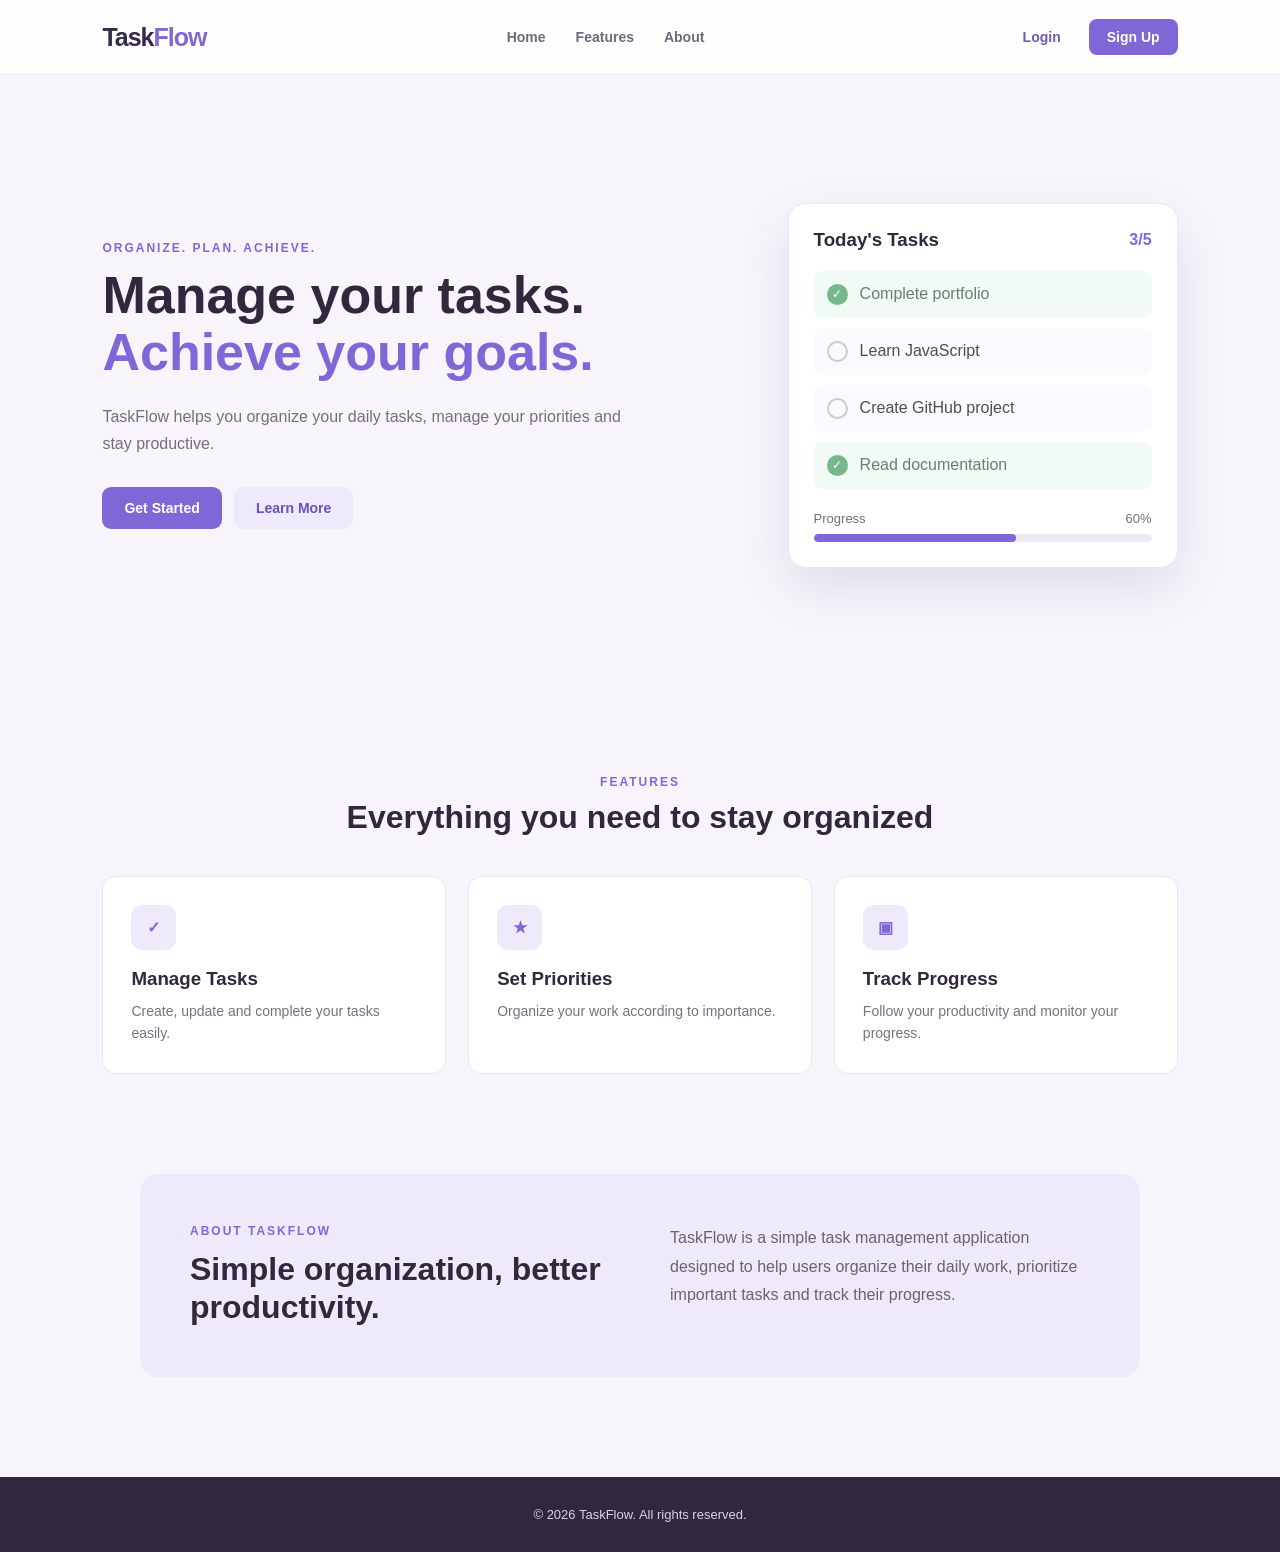
<file: index.html>
<!DOCTYPE html>
<html lang="en">

<head>
    <meta charset="UTF-8">
    <meta name="viewport" content="width=device-width, initial-scale=1.0">

    <title>TaskFlow - Task Manager</title>

    <link rel="stylesheet" href="css/style.css">
</head>

<body>

    <!-- Navigation -->
    <header class="navbar">

        <div class="logo">
            Task<span>Flow</span>
        </div>

        <nav>
            <a href="index.html">Home</a>
            <a href="#features">Features</a>
            <a href="#about">About</a>
        </nav>

        <div class="nav-buttons">
            <a href="login.html" class="login-btn">Login</a>
            <a href="register.html" class="signup-btn">Sign Up</a>
        </div>

    </header>


    <!-- Hero Section -->
    <main>

        <section class="hero">

            <div class="hero-content">

                <p class="small-title">
                    ORGANIZE. PLAN. ACHIEVE.
                </p>

                <h1>
                    Manage your tasks.
                    <br>
                    <span>Achieve your goals.</span>
                </h1>

                <p class="hero-text">
                    TaskFlow helps you organize your daily tasks,
                    manage your priorities and stay productive.
                </p>

                <div class="hero-buttons">

                    <a href="register.html" class="primary-btn">
                        Get Started
                    </a>

                    <a href="#features" class="secondary-btn">
                        Learn More
                    </a>

                </div>

            </div>


            <!-- Hero Card -->

            <div class="hero-card">

                <div class="card-header">
                    <h3>Today's Tasks</h3>
                    <span>3/5</span>
                </div>

                <div class="preview-task completed">
                    <span class="check">✓</span>
                    <p>Complete portfolio</p>
                </div>

                <div class="preview-task">
                    <span class="circle"></span>
                    <p>Learn JavaScript</p>
                </div>

                <div class="preview-task">
                    <span class="circle"></span>
                    <p>Create GitHub project</p>
                </div>

                <div class="preview-task completed">
                    <span class="check">✓</span>
                    <p>Read documentation</p>
                </div>

                <div class="progress">

                    <div class="progress-info">
                        <span>Progress</span>
                        <span>60%</span>
                    </div>

                    <div class="progress-bar">
                        <div class="progress-fill"></div>
                    </div>

                </div>

            </div>

        </section>


        <!-- Features -->

        <section id="features" class="features">

            <div class="section-title">

                <p>FEATURES</p>

                <h2>
                    Everything you need to stay organized
                </h2>

            </div>


            <div class="feature-grid">

                <div class="feature-card">

                    <div class="feature-icon">✓</div>

                    <h3>Manage Tasks</h3>

                    <p>
                        Create, update and complete your tasks
                        easily.
                    </p>

                </div>


                <div class="feature-card">

                    <div class="feature-icon">★</div>

                    <h3>Set Priorities</h3>

                    <p>
                        Organize your work according to
                        importance.
                    </p>

                </div>


                <div class="feature-card">

                    <div class="feature-icon">▣</div>

                    <h3>Track Progress</h3>

                    <p>
                        Follow your productivity and monitor
                        your progress.
                    </p>

                </div>

            </div>

        </section>


        <!-- About -->

        <section id="about" class="about">

            <div>

                <p class="small-title">
                    ABOUT TASKFLOW
                </p>

                <h2>
                    Simple organization,
                    better productivity.
                </h2>

            </div>

            <p>
                TaskFlow is a simple task management application
                designed to help users organize their daily work,
                prioritize important tasks and track their progress.
            </p>

        </section>

    </main>


    <!-- Footer -->

    <footer>

        <p>
            © 2026 TaskFlow. All rights reserved.
        </p>

    </footer>

</body>

</html>
</file>
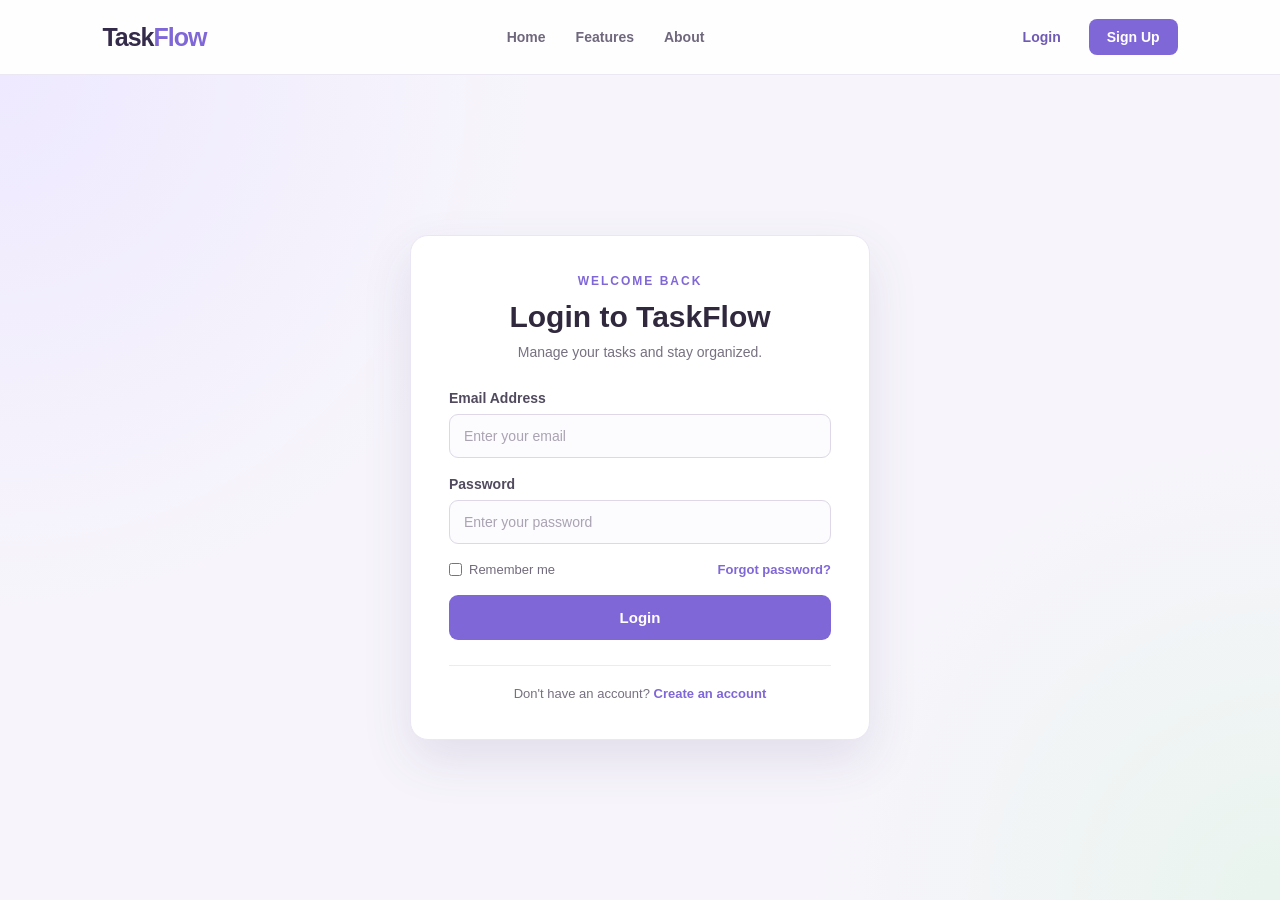
<file: dashboard.html>
<!DOCTYPE html>
<html lang="en">

<head>
    <meta charset="UTF-8">
    <meta name="viewport" content="width=device-width, initial-scale=1.0">

    <title>Dashboard - TaskFlow</title>

    <link rel="stylesheet" href="css/style.css">
    <link rel="stylesheet" href="css/dashboard.css">
</head>

<body>

    <div class="dashboard-layout">

        <!-- =========================
             SIDEBAR
        ========================== -->

        <aside class="sidebar">

            <div class="sidebar-logo">
                Task<span>Flow</span>
            </div>


            <nav class="sidebar-nav">

                <a href="dashboard.html" class="active">
                    <span>⌂</span>
                    Dashboard
                </a>

                <a href="#tasks">
                    <span>✓</span>
                    My Tasks
                </a>

                <a href="#statistics">
                    <span>▣</span>
                    Statistics
                </a>

                <a href="profile.html">
                    <span>◯</span>
                    Profile
                </a>

                <a href="settings.html">
                    <span>⚙</span>
                    Settings
                </a>

            </nav>


            <div class="sidebar-bottom">

                <a href="index.html" class="logout">
                    <span>↪</span>
                    Logout
                </a>

            </div>

        </aside>


        <!-- =========================
             MAIN CONTENT
        ========================== -->

        <main class="dashboard-main">

            <!-- Top Bar -->

            <div class="dashboard-top">

                <div>

                    <p class="small-title">
                        DASHBOARD
                    </p>

                    <h1>
                        Welcome back, <span id="userName">User</span> 👋
                    </h1>

                    <p class="dashboard-subtitle">
                        Here's what's happening with your tasks today.
                    </p>

                </div>


                <div class="user-profile">

                    <div class="avatar" id="userAvatar">
                        U
                    </div>

                    <div>

                        <strong id="profileName">
                            User
                        </strong>

                        <p>
                            Personal Account
                        </p>

                    </div>

                </div>

            </div>



            <!-- =========================
                 TASKS
            ========================== -->

            <section id="tasks" class="dashboard-tasks">

                <div class="section-heading">

                    <div>

                        <p class="small-title">
                            TASK MANAGEMENT
                        </p>

                        <h2>
                            My Tasks
                        </h2>

                    </div>

                    <button id="addTaskBtn" class="primary-btn">
                        + Add Task
                    </button>

                </div>


                <!-- Task Form -->

                <div id="taskFormContainer" class="task-form-container hidden">

                    <form id="taskForm">

                        <div class="form-group">

                            <label for="taskTitle">
                                Task
                            </label>

                            <input
                                type="text"
                                id="taskTitle"
                                placeholder="Enter your task"
                                required
                            >

                        </div>


                        <div class="form-group">

                            <label for="taskPriority">
                                Priority
                            </label>

                            <select id="taskPriority">

                                <option value="low">
                                    Low
                                </option>

                                <option value="medium">
                                    Medium
                                </option>

                                <option value="high">
                                    High
                                </option>

                            </select>

                        </div>


                        <div class="form-group">

                            <label for="taskDate">
                                Due Date
                            </label>

                            <input
                                type="date"
                                id="taskDate"
                            >

                        </div>


                        <button
                            type="submit"
                            class="primary-btn"
                        >
                            Add Task
                        </button>

                    </form>

                </div>


                <!-- Filters -->

                <div class="task-toolbar">

                    <div class="task-filters">

                        <button class="filter-btn active" data-filter="all">
                            All
                        </button>

                        <button class="filter-btn" data-filter="todo">
                            To Do
                        </button>

                        <button class="filter-btn" data-filter="completed">
                            Completed
                        </button>

                    </div>

                </div>


                <!-- Tasks Container -->

                <div id="tasksContainer" class="dashboard-task-list">

                    <div class="empty-state">

                        <div class="empty-icon">
                            ✓
                        </div>

                        <h3>
                            No tasks yet
                        </h3>

                        <p>
                            Add your first task to get started.
                        </p>

                    </div>

                </div>

            </section>
            <!-- =========================
                 STATISTICS
            ========================== -->

            <section id="statistics" class="dashboard-stats">

                <div class="dashboard-stat-card">

                    <div class="stat-icon purple">
                        ✓
                    </div>

                    <div>

                        <p>Total Tasks</p>

                        <h2 id="totalTasks">
                            0
                        </h2>

                    </div>

                </div>


                <div class="dashboard-stat-card">

                    <div class="stat-icon green">
                        ✓
                    </div>

                    <div>

                        <p>Completed</p>

                        <h2 id="completedTasks">
                            0
                        </h2>

                    </div>

                </div>


                <div class="dashboard-stat-card">

                    <div class="stat-icon orange">
                        ◷
                    </div>

                    <div>

                        <p>Pending</p>

                        <h2 id="pendingTasks">
                            0
                        </h2>

                    </div>

                </div>

            </section>


            <!-- =========================
                 PRODUCTIVITY
            ========================== -->

            <section class="productivity-card">

                <div>

                    <p class="small-title">
                        PRODUCTIVITY
                    </p>

                    <h2>
                        Keep going! 🚀
                    </h2>

                    <p>
                        Stay consistent and complete your tasks
                        to reach your goals.
                    </p>

                </div>

                <div class="productivity-circle">

                    <span id="progressPercentage">
                        0%
                    </span>

                </div>

            </section>

        </main>

    </div>


    <!-- JavaScript -->

    <script src="js/tasks.js"></script>
    <script src="js/dashboard.js"></script>

</body>

</html>
</file>
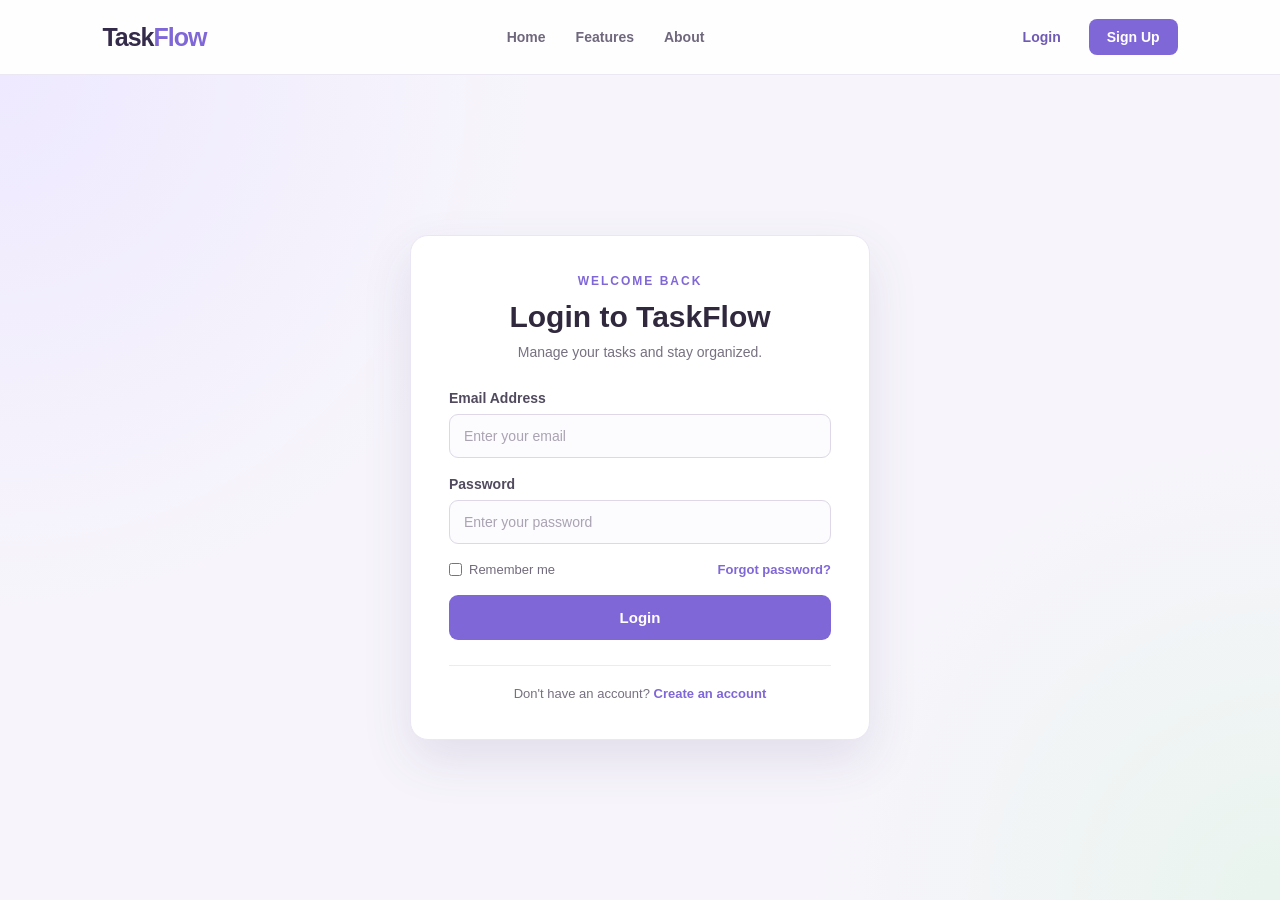
<file: login.html>
<!DOCTYPE html>
<html lang="en">

<head>
    <meta charset="UTF-8">
    <meta name="viewport" content="width=device-width, initial-scale=1.0">

    <title>Login - TaskFlow</title>

    <link rel="stylesheet" href="css/style.css">
    <link rel="stylesheet" href="css/auth.css">
</head>

<body>

    <!-- Navigation -->
    <header class="navbar">

        <div class="logo">
            Task<span>Flow</span>
        </div>

        <nav>
            <a href="index.html">Home</a>
            <a href="index.html#features">Features</a>
            <a href="index.html#about">About</a>
        </nav>

        <div class="nav-buttons">
            <a href="login.html" class="login-btn">Login</a>
            <a href="register.html" class="signup-btn">Sign Up</a>
        </div>

    </header>


    <!-- Login Section -->
    <main class="auth-page">

        <div class="auth-container">

            <div class="auth-header">

                <p class="small-title">
                    WELCOME BACK
                </p>

                <h1>
                    Login to TaskFlow
                </h1>

                <p>
                    Manage your tasks and stay organized.
                </p>

            </div>


            <form id="loginForm" class="auth-form">

                <!-- Email -->

                <div class="form-group">

                    <label for="email">
                        Email Address
                    </label>

                    <input
                        type="email"
                        id="email"
                        placeholder="Enter your email"
                        required
                    >

                </div>


                <!-- Password -->

                <div class="form-group">

                    <label for="password">
                        Password
                    </label>

                    <input
                        type="password"
                        id="password"
                        placeholder="Enter your password"
                        required
                    >

                </div>


                <!-- Options -->

                <div class="form-options">

                    <label class="remember">

                        <input
                            type="checkbox"
                            id="remember"
                        >

                        Remember me

                    </label>

                    <a href="#" class="forgot-password">
                        Forgot password?
                    </a>

                </div>


                <!-- Login Button -->

                <button
                    type="submit"
                    class="auth-btn"
                >
                    Login
                </button>

            </form>


            <!-- Register -->

            <div class="auth-footer">

                <p>
                    Don't have an account?
                    <a href="register.html">
                        Create an account
                    </a>
                </p>

            </div>

        </div>

    </main>


    <!-- JavaScript -->

    <script src="js/auth.js"></script>

</body>

</html>
</file>
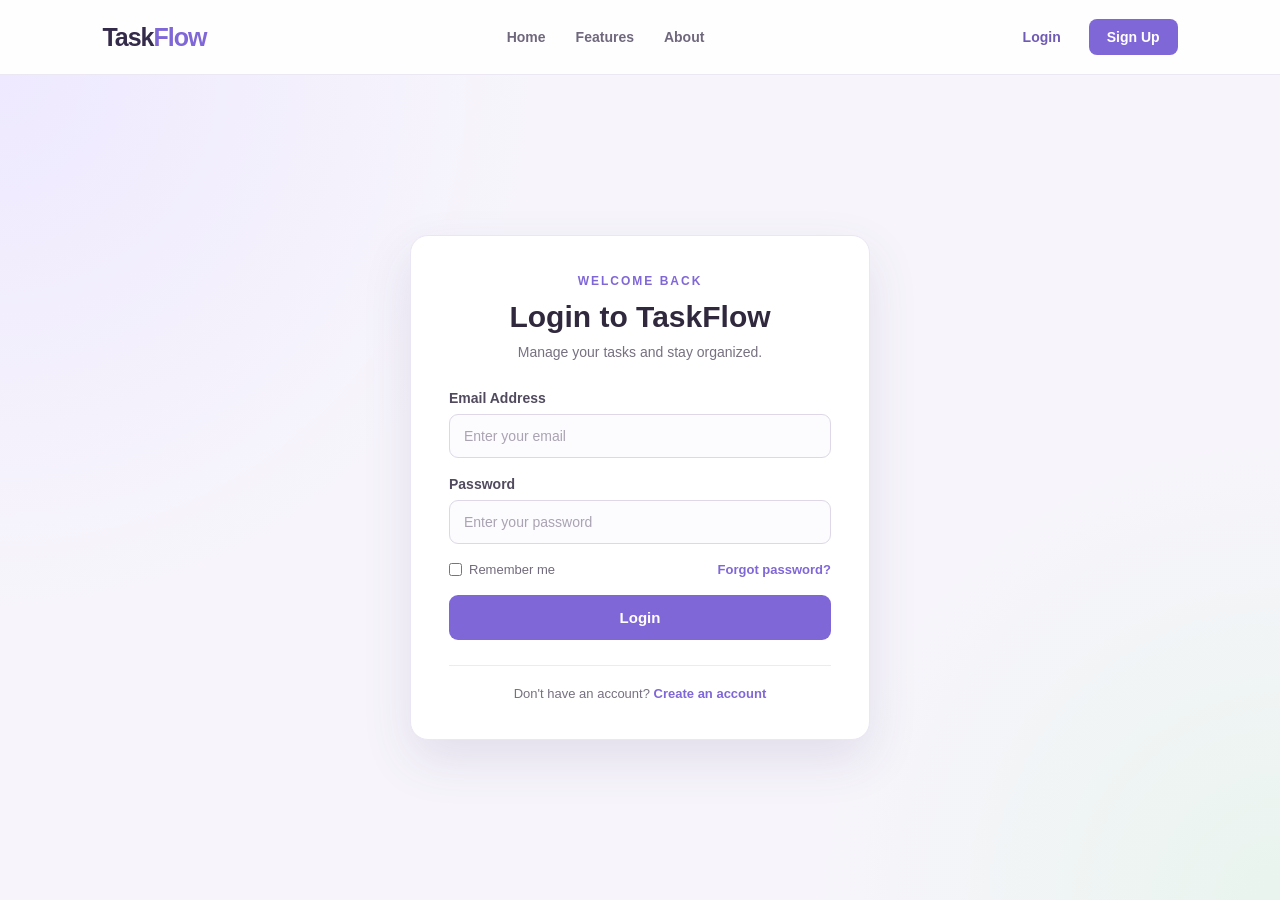
<file: profile.html>
<!DOCTYPE html>
<html lang="en">

<head>
    <meta charset="UTF-8">
    <meta name="viewport" content="width=device-width, initial-scale=1.0">

    <title>TaskFlow - Profile</title>

    <link rel="stylesheet" href="css/style.css">
    <link rel="stylesheet" href="css/dashboard.css">
    <link rel="stylesheet" href="css/profile.css">
</head>

<body>

    <div class="dashboard-layout">

        <!-- =========================
             SIDEBAR
        ========================== -->

        <aside class="sidebar">

            <div class="sidebar-logo">
                Task<span>Flow</span>
            </div>


            <nav class="sidebar-nav">

                <a href="dashboard.html">
                    <span>▦</span>
                    Dashboard
                </a>

                <a href="dashboard.html">
                    <span>✓</span>
                    My Tasks
                </a>

                <a href="#">
                    <span>◔</span>
                    Statistics
                </a>

                <a href="profile.html" class="active">
                    <span>●</span>
                    Profile
                </a>

                <a href="settings.html">
                    <span>⚙</span>
                    Settings
                </a>

            </nav>


            <div class="sidebar-bottom">

                <a href="index.html" class="logout">
                    <span>↪</span>
                    Logout
                </a>

            </div>

        </aside>


        <!-- =========================
             MAIN CONTENT
        ========================== -->

        <main class="dashboard-main">

            <!-- Top -->

            <div class="dashboard-top">

                <div>
                    <h1>My Profile</h1>

                    <p class="dashboard-subtitle">
                        Manage your personal information
                    </p>
                </div>

            </div>


            <!-- Profile -->

            <section class="profile-section">

                <div class="profile-card">

                    <!-- Avatar -->

                    <div class="profile-avatar-wrapper">

    <div class="profile-avatar" id="profileAvatar">
        U
    </div>


</div>


                    <!-- User information -->

                    <div class="profile-info">

                        <h2 id="profileName">
                            User Name
                        </h2>

                        <p id="profileEmail">
                            user@email.com
                        </p>

                    </div>

                </div>


                <!-- Account information -->

                <div class="account-card">

                    <div class="section-heading">
                        <h2>Account Information</h2>
                    </div>


                    <div class="profile-form">

                        <div class="profile-field">

                            <label>
                                Full Name
                            </label>

                            <input
                                type="text"
                                id="nameInput"
                                readonly
                            >

                        </div>


                        <div class="profile-field">

                            <label>
                                Email Address
                            </label>

                            <input
                                type="email"
                                id="emailInput"
                                readonly
                            >

                        </div>


                        <button
                            type="button"
                            class="primary-btn"
                            id="editProfileBtn"
                        >
                            Edit Profile
                        </button>

                    </div>

                </div>


                <!-- Account statistics -->

                <div class="profile-stats">

                    <div class="profile-stat">

                        <span class="profile-stat-icon">
                            ✓
                        </span>

                        <div>
                            <p>Total Tasks</p>
                            <h3 id="profileTotalTasks">
                                0
                            </h3>
                        </div>

                    </div>


                    <div class="profile-stat">

                        <span class="profile-stat-icon green">
                            ✓
                        </span>

                        <div>
                            <p>Completed</p>
                            <h3 id="profileCompletedTasks">
                                0
                            </h3>
                        </div>

                    </div>


                    <div class="profile-stat">

                        <span class="profile-stat-icon orange">
                            ◷
                        </span>

                        <div>
                            <p>Pending</p>
                            <h3 id="profilePendingTasks">
                                0
                            </h3>
                        </div>

                    </div>

                </div>

            </section>

        </main>

    </div>


    <script src="js/profile.js"></script>

</body>

</html>
</file>
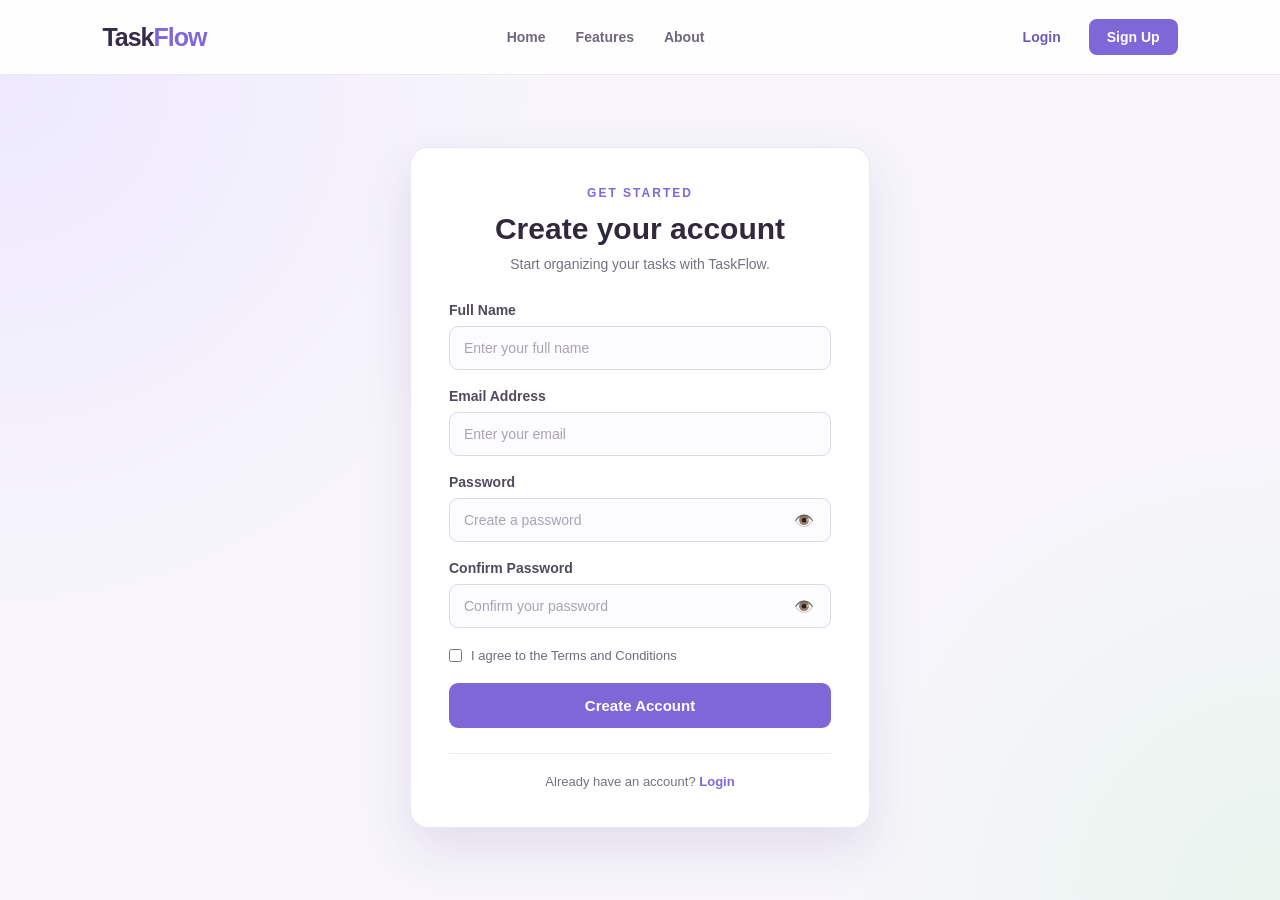
<file: register.html>
<!DOCTYPE html>
<html lang="en">

<head>
    <meta charset="UTF-8">
    <meta name="viewport" content="width=device-width, initial-scale=1.0">

    <title>Create Account - TaskFlow</title>

    <link rel="stylesheet" href="css/style.css">
    <link rel="stylesheet" href="css/auth.css">
</head>

<body>

    <!-- Navigation -->
    <header class="navbar">

        <div class="logo">
            Task<span>Flow</span>
        </div>

        <nav>
            <a href="index.html">Home</a>
            <a href="index.html#features">Features</a>
            <a href="index.html#about">About</a>
        </nav>

        <div class="nav-buttons">
            <a href="login.html" class="login-btn">Login</a>
            <a href="register.html" class="signup-btn">Sign Up</a>
        </div>

    </header>


    <!-- Register Section -->

    <main class="auth-page">

        <div class="auth-container">

            <div class="auth-header">

                <p class="small-title">
                    GET STARTED
                </p>

                <h1>
                    Create your account
                </h1>

                <p>
                    Start organizing your tasks with TaskFlow.
                </p>

            </div>


            <form id="registerForm" class="auth-form">

                <!-- Full Name -->

                <div class="form-group">

                    <label for="name">
                        Full Name
                    </label>

                    <input
                        type="text"
                        id="name"
                        placeholder="Enter your full name"
                        required
                    >

                </div>


                <!-- Email -->

                <div class="form-group">

                    <label for="registerEmail">
                        Email Address
                    </label>

                    <input
                        type="email"
                        id="registerEmail"
                        placeholder="Enter your email"
                        required
                    >

                </div>


                <!-- Password -->

                <div class="form-group">

                    <label for="registerPassword">
                        Password
                    </label>

                    <div class="password-wrapper">

                    <input
                        type="password"
                        id="registerPassword"
                        placeholder="Create a password"
                        minlength="6"
                        required
                    >
  
                    <button
                        type="button"
                        class="toggle-password"
                        data-target="registerPassword"
                    >👁️
                    </button>

                </div>

                </div>


                <!-- Confirm Password -->

                <div class="form-group">

                    <label for="confirmPassword">
                        Confirm Password
                    </label>

                    <div class="password-wrapper">

                    <input
                        type="password"
                        id="confirmPassword"
                        placeholder="Confirm your password"
                        minlength="6"
                        required
                    >

                    <button
                        type="button"
                        class="toggle-password"
                        data-target="confirmPassword"
                    >👁️
                    </button>
                     
                </div>
                </div>


                <!-- Terms -->

                <label class="terms">

                    <input
                        type="checkbox"
                        id="terms"
                        required
                    >

                    <span>
                        I agree to the Terms and Conditions
                    </span>

                </label>


                <!-- Register Button -->

                <button
                    type="submit"
                    class="auth-btn"
                >
                    Create Account
                </button>

            </form>


            <!-- Login -->

            <div class="auth-footer">

                <p>
                    Already have an account?
                    <a href="login.html">
                        Login
                    </a>
                </p>

            </div>

        </div>

    </main>


    <!-- JavaScript -->

    <script src="js/auth.js"></script>

</body>

</html>
</file>
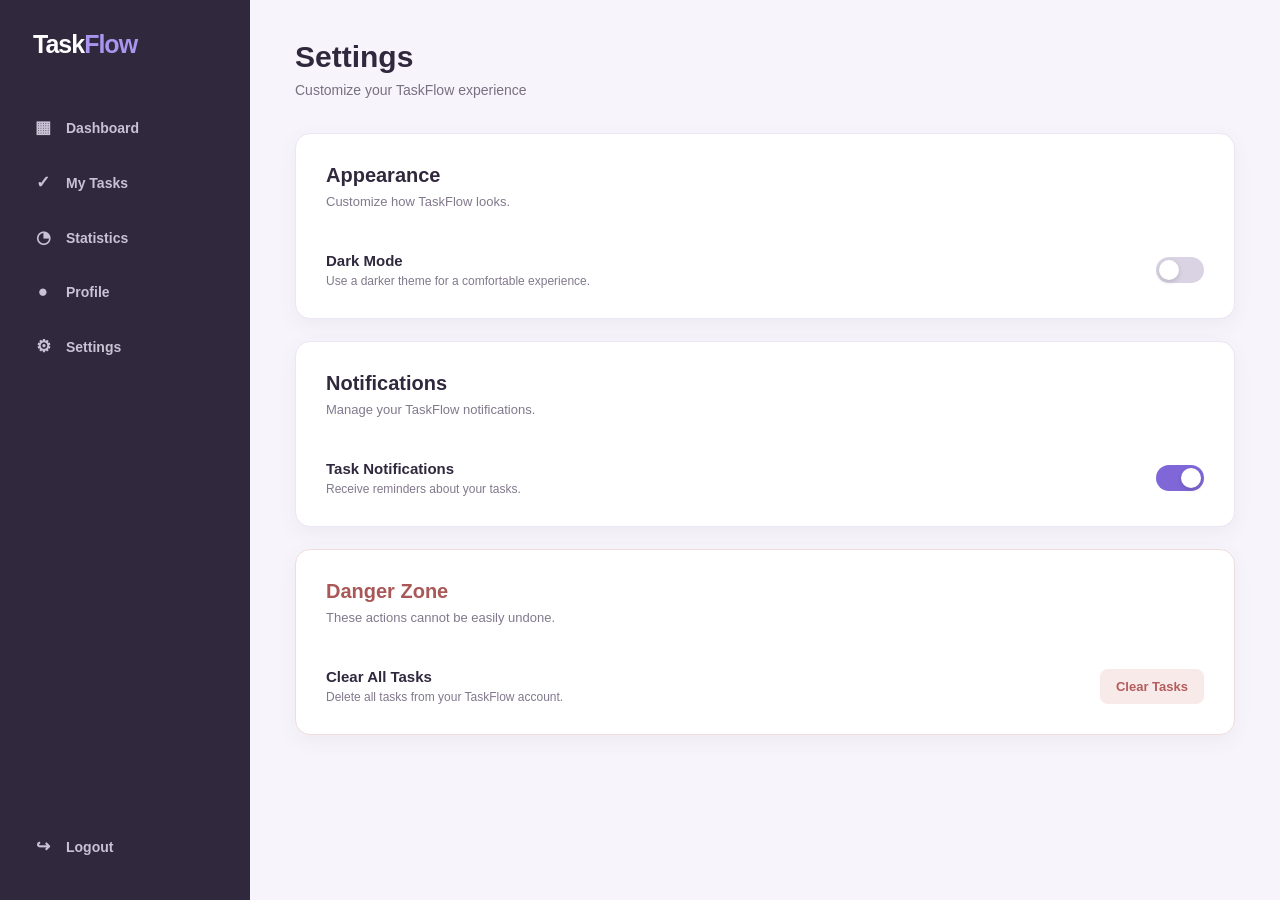
<file: settings.html>
<!DOCTYPE html>
<html lang="en">

<head>
    <meta charset="UTF-8">
    <meta name="viewport" content="width=device-width, initial-scale=1.0">

    <title>TaskFlow - Settings</title>

    <link rel="stylesheet" href="css/style.css">
    <link rel="stylesheet" href="css/dashboard.css">
    <link rel="stylesheet" href="css/settings.css">
</head>

<body>

    <div class="dashboard-layout">

        <!-- SIDEBAR -->
        <aside class="sidebar">

            <div class="sidebar-logo">
                Task<span>Flow</span>
            </div>

            <nav class="sidebar-nav">

                <a href="dashboard.html">
                    <span>▦</span>
                    Dashboard
                </a>

                <a href="dashboard.html">
                    <span>✓</span>
                    My Tasks
                </a>

                <a href="#">
                    <span>◔</span>
                    Statistics
                </a>

                <a href="profile.html">
                    <span>●</span>
                    Profile
                </a>

                <a href="settings.html">
                    <span>⚙</span>
                    Settings
                </a>

            </nav>

            <div class="sidebar-bottom">

                <a href="index.html" class="logout">
                    <span>↪</span>
                    Logout
                </a>

            </div>

        </aside>


        <!-- MAIN CONTENT -->
        <main class="dashboard-main">

            <div class="dashboard-top">

                <div>
                    <h1>Settings</h1>

                    <p class="dashboard-subtitle">
                        Customize your TaskFlow experience
                    </p>
                </div>

            </div>


            <section class="settings-section">


                <!-- APPEARANCE -->
                <div class="settings-card">

                    <h2>Appearance</h2>

                    <p class="settings-description">
                        Customize how TaskFlow looks.
                    </p>

                    <div class="setting-item">

                        <div class="setting-info">

                            <h3>Dark Mode</h3>

                            <p>
                                Use a darker theme for a comfortable experience.
                            </p>

                        </div>

                        <label class="toggle">

                            <input
                                type="checkbox"
                                id="darkModeToggle"
                            >

                            <span class="toggle-slider"></span>

                        </label>

                    </div>

                </div>


                <!-- NOTIFICATIONS -->
                <div class="settings-card">

                    <h2>Notifications</h2>

                    <p class="settings-description">
                        Manage your TaskFlow notifications.
                    </p>

                    <div class="setting-item">

                        <div class="setting-info">

                            <h3>Task Notifications</h3>

                            <p>
                                Receive reminders about your tasks.
                            </p>

                        </div>

                        <label class="toggle">

                            <input
                                type="checkbox"
                                id="notificationsToggle"
                            >

                            <span class="toggle-slider"></span>

                        </label>

                    </div>

                </div>


                <!-- DANGER ZONE -->
                <div class="settings-card danger-zone">

                    <h2>Danger Zone</h2>

                    <p class="settings-description">
                        These actions cannot be easily undone.
                    </p>

                    <div class="setting-item">

                        <div class="setting-info">

                            <h3>Clear All Tasks</h3>

                            <p>
                                Delete all tasks from your TaskFlow account.
                            </p>

                        </div>

                        <button
                            type="button"
                            class="danger-button"
                            id="clearTasksBtn"
                        >
                            Clear Tasks
                        </button>

                    </div>

                </div>


            </section>

        </main>

    </div>


    <script src="js/settings.js"></script>

</body>

</html>
</file>
<file: css/style.css>
/* =========================
   RESET
========================= */

* {
    margin: 0;
    padding: 0;
    box-sizing: border-box;
}

html {
    scroll-behavior: smooth;
}

body {
    font-family: Arial, sans-serif;
    background: #f7f5fb;
    color: #29233a;
    min-height: 100vh;
}

a {
    text-decoration: none;
    color: inherit;
}

button,
input,
select {
    font-family: inherit;
}


/* =========================
   NAVBAR
========================= */

.navbar {
    width: 100%;
    min-height: 75px;
    padding: 0 8%;

    display: flex;
    align-items: center;
    justify-content: space-between;

    background: rgba(255, 255, 255, 0.95);
    border-bottom: 1px solid #ebe7f3;

    position: relative;
    z-index: 10;
}


/* Logo */

.logo,
.sidebar-logo {
    font-size: 25px;
    font-weight: 800;
    letter-spacing: -1px;
    color: #342a4a;
}

.logo span,
.sidebar-logo span {
    color: #8067d8;
}


/* Navigation */

.navbar nav {
    display: flex;
    gap: 30px;
}

.navbar nav a {
    color: #6f687d;
    font-size: 14px;
    font-weight: 600;
    transition: 0.3s;
}

.navbar nav a:hover {
    color: #8067d8;
}


/* Navigation buttons */

.nav-buttons {
    display: flex;
    align-items: center;
    gap: 10px;
}

.login-btn,
.signup-btn {
    padding: 10px 18px;
    border-radius: 8px;
    font-size: 14px;
    font-weight: 600;
    transition: 0.3s;
}

.login-btn {
    color: #6f5bb5;
}

.login-btn:hover {
    background: #f1edfb;
}

.signup-btn {
    background: #8067d8;
    color: white;
}

.signup-btn:hover {
    background: #6951c2;
}


/* =========================
   HERO
========================= */

.hero {
    width: 84%;
    max-width: 1150px;
    min-height: 620px;
    margin: auto;

    display: flex;
    align-items: center;
    justify-content: space-between;
    gap: 70px;
}

.hero-content {
    flex: 1;
}

.small-title {
    color: #8067d8;
    font-size: 12px;
    font-weight: 800;
    letter-spacing: 2px;
    margin-bottom: 12px;
}

.hero h1 {
    font-size: 52px;
    line-height: 1.1;
    color: #30283d;
    margin-bottom: 22px;
}

.hero h1 span {
    color: #8067d8;
}

.hero-text {
    max-width: 520px;
    color: #746d80;
    line-height: 1.7;
    font-size: 16px;
}

.hero-buttons {
    display: flex;
    gap: 12px;
    margin-top: 30px;
}

.primary-btn,
.secondary-btn {
    display: inline-block;
    padding: 13px 22px;
    border-radius: 9px;
    border: none;
    cursor: pointer;
    font-weight: 600;
    font-size: 14px;
    transition: 0.3s;
}

.primary-btn {
    background: #8067d8;
    color: white;
}

.primary-btn:hover {
    background: #6951c2;
    transform: translateY(-2px);
}

.secondary-btn {
    background: #eeeafb;
    color: #6951c2;
}

.secondary-btn:hover {
    background: #e3ddf7;
}


/* =========================
   HERO CARD
========================= */

.hero-card {
    width: 390px;
    padding: 25px;

    background: white;
    border: 1px solid #ebe6f4;
    border-radius: 18px;

    box-shadow: 0 20px 50px rgba(78, 58, 120, 0.12);
}

.card-header {
    display: flex;
    justify-content: space-between;
    align-items: center;
    margin-bottom: 20px;
}

.card-header h3 {
    color: #30283d;
}

.card-header span {
    color: #8067d8;
    font-weight: 700;
}

.preview-task {
    display: flex;
    align-items: center;
    gap: 12px;

    padding: 13px;
    margin-bottom: 10px;

    background: #faf9fd;
    border-radius: 9px;

    color: #514a5e;
}

.preview-task.completed {
    background: #f1faf5;
    color: #66816f;
}

.check {
    width: 21px;
    height: 21px;

    display: flex;
    align-items: center;
    justify-content: center;

    border-radius: 50%;
    background: #76b88b;
    color: white;
    font-size: 12px;
}

.circle {
    width: 21px;
    height: 21px;

    border: 2px solid #cfc7df;
    border-radius: 50%;
}


/* Progress */

.progress {
    margin-top: 22px;
}

.progress-info {
    display: flex;
    justify-content: space-between;
    margin-bottom: 8px;

    font-size: 13px;
    color: #756d80;
}

.progress-bar {
    width: 100%;
    height: 8px;

    background: #eeeaf5;
    border-radius: 10px;
    overflow: hidden;
}

.progress-fill {
    width: 60%;
    height: 100%;
    background: #8067d8;
    border-radius: 10px;
}


/* =========================
   FEATURES
========================= */

.features {
    width: 84%;
    max-width: 1150px;
    margin: 80px auto;
}

.section-title {
    text-align: center;
    margin-bottom: 40px;
}

.section-title p {
    color: #8067d8;
    font-size: 12px;
    font-weight: 800;
    letter-spacing: 2px;
    margin-bottom: 10px;
}

.section-title h2 {
    font-size: 32px;
    color: #30283d;
}

.feature-grid {
    display: grid;
    grid-template-columns: repeat(3, 1fr);
    gap: 22px;
}

.feature-card {
    padding: 28px;

    background: white;
    border: 1px solid #ebe6f4;
    border-radius: 14px;

    transition: 0.3s;
}

.feature-card:hover {
    transform: translateY(-5px);
    box-shadow: 0 15px 35px rgba(78, 58, 120, 0.1);
}

.feature-icon {
    width: 45px;
    height: 45px;

    display: flex;
    align-items: center;
    justify-content: center;

    margin-bottom: 18px;

    border-radius: 11px;

    background: #eeeafb;
    color: #8067d8;
    font-weight: bold;
}

.feature-card h3 {
    margin-bottom: 10px;
    color: #30283d;
}

.feature-card p {
    color: #777080;
    line-height: 1.6;
    font-size: 14px;
}


/* =========================
   ABOUT
========================= */

.about {
    width: 84%;
    max-width: 1000px;
    margin: 100px auto;

    display: grid;
    grid-template-columns: 1fr 1fr;
    gap: 60px;

    padding: 50px;

    background: #eeeafb;
    border-radius: 18px;
}

.about h2 {
    font-size: 32px;
    line-height: 1.2;
    color: #30283d;
}

.about > p {
    color: #696174;
    line-height: 1.8;
}


/* =========================
   FOOTER
========================= */

footer {
    padding: 30px;
    text-align: center;

    background: #30283d;
    color: #d9d3e3;

    font-size: 13px;
}


/* =========================
   RESPONSIVE
========================= */

@media (max-width: 850px) {

    .navbar {
        padding: 20px 6%;
        flex-wrap: wrap;
        gap: 15px;
    }

    .navbar nav {
        order: 3;
        width: 100%;
        justify-content: center;
    }

    .hero {
        width: 88%;
        padding: 60px 0;
        flex-direction: column;
        text-align: center;
    }

    .hero-buttons {
        justify-content: center;
    }

    .hero-card {
        width: 100%;
        max-width: 390px;
    }

    .feature-grid {
        grid-template-columns: 1fr;
    }

    .about {
        grid-template-columns: 1fr;
        padding: 35px;
    }
}
</file>
<file: css/dashboard.css>
/* =========================
   DASHBOARD LAYOUT
========================= */

.dashboard-layout {
    display: flex;
    min-height: 100vh;
    background: #f7f5fb;
}


/* =========================
   SIDEBAR
========================= */

.sidebar {
    width: 250px;
    min-height: 100vh;

    display: flex;
    flex-direction: column;

    padding: 30px 18px;

    background: #30283d;
    color: white;

    position: fixed;
    left: 0;
    top: 0;
    bottom: 0;
}


/* Logo */

.sidebar-logo {
    padding: 0 15px;
    margin-bottom: 45px;

    color: white;
}

.sidebar-logo span {
    color: #a994ee;
}


/* Navigation */

.sidebar-nav {
    display: flex;
    flex-direction: column;
    gap: 8px;
}

.sidebar-nav a,
.logout {
    display: flex;
    align-items: center;
    gap: 13px;

    padding: 13px 15px;

    border-radius: 9px;

    color: #c9c2d5;

    font-size: 14px;
    font-weight: 600;

    transition: 0.3s;
}

.sidebar-nav a span,
.logout span {
    width: 20px;

    display: inline-flex;
    justify-content: center;

    font-size: 17px;
}

.sidebar-nav a:hover {
    background: #40364f;
    color: white;
}

.sidebar-nav a.active {
    background: #8067d8;
    color: white;

    box-shadow:
        0 8px 20px rgba(128, 103, 216, 0.25);
}


/* Sidebar bottom */

.sidebar-bottom {
    margin-top: auto;
}

.logout {
    color: #c9c2d5;
}

.logout:hover {
    background: #453a55;
    color: #ffffff;
}


/* =========================
   MAIN
========================= */

.dashboard-main {
    width: calc(100% - 250px);

    margin-left: 250px;

    padding: 40px 45px;

    max-width: 1450px;
}


/* =========================
   TOP BAR
========================= */

.dashboard-top {
    display: flex;
    justify-content: space-between;
    align-items: center;

    margin-bottom: 35px;
}

.dashboard-top h1 {
    color: #30283d;
    font-size: 30px;

    margin-bottom: 8px;
}

.dashboard-top h1 span {
    color: #8067d8;
}

.dashboard-subtitle {
    color: #777080;
    font-size: 14px;
}


/* =========================
   USER PROFILE
========================= */

.user-profile {
    display: flex;
    align-items: center;
    gap: 12px;

    padding: 8px 12px;

    background: white;

    border: 1px solid #ebe6f4;
    border-radius: 12px;
}

.user-profile strong {
    color: #30283d;
    font-size: 14px;
}

.user-profile p {
    color: #91899b;
    font-size: 12px;
    margin-top: 3px;
}

.avatar {
    width: 42px;
    height: 42px;

    display: flex;
    align-items: center;
    justify-content: center;

    border-radius: 50%;

    background: #eeeafb;
    color: #8067d8;

    font-weight: 800;
}


/* =========================
   STATISTICS
========================= */

.dashboard-stats {
    display: grid;
    grid-template-columns: repeat(3, 1fr);
    gap: 20px;

    margin-bottom: 30px;
}

.dashboard-stat-card {
    display: flex;
    align-items: center;
    gap: 17px;

    padding: 22px;

    background: white;

    border: 1px solid #ebe6f4;
    border-radius: 14px;

    box-shadow: 0 6px 20px rgba(78, 58, 120, 0.06);

    transition: 0.3s;
}

.dashboard-stat-card:hover {
    transform: translateY(-3px);
    box-shadow: 0 12px 28px rgba(78, 58, 120, 0.1);
}

.dashboard-stat-card p {
    color: #81798c;
    font-size: 13px;
    margin-bottom: 5px;
}

.dashboard-stat-card h2 {
    color: #30283d;
    font-size: 28px;
}


/* Stat icons */

.stat-icon {
    width: 48px;
    height: 48px;

    display: flex;
    align-items: center;
    justify-content: center;

    border-radius: 12px;

    font-size: 20px;
    font-weight: bold;
}

.stat-icon.purple {
    background: #eeeafb;
    color: #8067d8;
}

.stat-icon.green {
    background: #eaf7ee;
    color: #5da773;
}

.stat-icon.orange {
    background: #fff3e6;
    color: #d9914e;
}


/* =========================
   TASK SECTION
========================= */

.dashboard-tasks {
    padding: 30px;

    background: white;

    border: 1px solid #ebe6f4;
    border-radius: 14px;

    box-shadow: 0 6px 20px rgba(78, 58, 120, 0.06);

    margin-bottom: 30px;
}


/* Section heading */

.section-heading {
    display: flex;
    justify-content: space-between;
    align-items: center;

    margin-bottom: 25px;
}

.section-heading h2 {
    color: #30283d;
    font-size: 23px;
}


/* =========================
   TASK FORM
========================= */

.task-form-container {
    padding: 20px;

    margin-bottom: 22px;

    background: #faf9fd;

    border: 1px solid #ebe6f4;
    border-radius: 10px;
}

.task-form-container.hidden {
    display: none;
}

.task-form-container form {
    display: grid;
    grid-template-columns: 2fr 1fr 1fr auto;
    gap: 14px;

    align-items: end;
}

.form-group {
    display: flex;
    flex-direction: column;
}

.form-group label {
    color: #514a5e;

    font-size: 13px;
    font-weight: 600;

    margin-bottom: 7px;
}

.form-group input,
.form-group select {
    padding: 12px;

    background: white;

    border: 1px solid #ddd7e8;
    border-radius: 8px;

    outline: none;

    color: #30283d;
}

.form-group input:focus,
.form-group select:focus {
    border-color: #8067d8;

    box-shadow:
        0 0 0 3px rgba(128, 103, 216, 0.1);
}


/* =========================
   TASK TOOLBAR
========================= */

.task-toolbar {
    display: flex;
    justify-content: space-between;
    align-items: center;

    margin-bottom: 20px;
}

.task-filters {
    display: flex;
    gap: 7px;
}

.filter-btn {
    padding: 8px 15px;

    border: none;
    border-radius: 7px;

    background: #f1eef7;
    color: #746c80;

    font-size: 13px;
    font-weight: 600;

    cursor: pointer;
}

.filter-btn:hover {
    background: #e8e2f4;
}

.filter-btn.active {
    background: #8067d8;
    color: white;
}


/* =========================
   TASK LIST
========================= */

.dashboard-task-list {
    display: flex;
    flex-direction: column;
    gap: 10px;
}


/* Task card */

.dashboard-task-list .task-card {
    display: flex;
    justify-content: space-between;
    align-items: center;

    padding: 17px;

    background: #faf9fd;

    border: 1px solid #ebe6f4;
    border-left: 4px solid #8067d8;

    border-radius: 10px;

    transition: 0.3s;
}

.dashboard-task-list .task-card:hover {
    background: #f5f2fb;
    transform: translateX(3px);
}

.dashboard-task-list .task-info h3 {
    color: #30283d;
    font-size: 15px;

    margin-bottom: 6px;
}

.dashboard-task-list .task-info p {
    color: #81798c;
    font-size: 12px;
}

.task-actions {
    display: flex;
    gap: 7px;
}

.task-actions button {
    padding: 8px 12px;

    border: none;
    border-radius: 7px;

    background: #eeeafb;
    color: #6955b5;

    font-size: 12px;

    cursor: pointer;
}

.task-actions button:hover {
    background: #8067d8;
    color: white;
}


/* =========================
   EMPTY STATE
========================= */

.empty-state {
    text-align: center;

    padding: 50px 20px;

    color: #81798c;
}

.empty-icon {
    width: 55px;
    height: 55px;

    display: flex;
    align-items: center;
    justify-content: center;

    margin: 0 auto 15px;

    border-radius: 50%;

    background: #eeeafb;
    color: #8067d8;

    font-size: 22px;
}

.empty-state h3 {
    color: #30283d;
    margin-bottom: 7px;
}

.empty-state p {
    font-size: 13px;
}


/* =========================
   PRODUCTIVITY
========================= */

.productivity-card {
    display: flex;
    justify-content: space-between;
    align-items: center;

    padding: 30px;

    background: linear-gradient(
        135deg,
        #eeeafb,
        #f7f3ff
    );

    border: 1px solid #e3dcf4;
    border-radius: 14px;
}

.productivity-card h2 {
    color: #30283d;
    margin-bottom: 8px;
}

.productivity-card > div:first-child p:last-child {
    color: #766e81;
    font-size: 13px;
}

.productivity-circle {
    width: 90px;
    height: 90px;

    display: flex;
    align-items: center;
    justify-content: center;

    border-radius: 50%;

    background: white;

    border: 7px solid #8067d8;

    color: #8067d8;

    font-size: 18px;
    font-weight: 800;
}


/* =========================
   RESPONSIVE
========================= */

@media (max-width: 1000px) {

    .sidebar {
        width: 210px;
    }

    .dashboard-main {
        width: calc(100% - 210px);
        margin-left: 210px;
        padding: 30px;
    }

    .dashboard-stats {
        grid-template-columns: 1fr;
    }

    .task-form-container form {
        grid-template-columns: 1fr 1fr;
    }
}


@media (max-width: 750px) {

    .sidebar {
        position: relative;

        width: 100%;
        min-height: auto;

        flex-direction: row;
        align-items: center;

        padding: 15px;
    }

    .sidebar-logo {
        margin: 0;
    }

    .sidebar-nav {
        display: none;
    }

    .sidebar-bottom {
        margin-left: auto;
    }

    .dashboard-layout {
        display: block;
    }

    .dashboard-main {
        width: 100%;
        margin-left: 0;
        padding: 25px 18px;
    }

    .dashboard-top {
        flex-direction: column;
        align-items: flex-start;
        gap: 20px;
    }

    .user-profile {
        width: 100%;
    }

    .task-form-container form {
        grid-template-columns: 1fr;
    }

    .dashboard-task-list .task-card {
        flex-direction: column;
        align-items: flex-start;
        gap: 15px;
    }

    .productivity-card {
        flex-direction: column;
        align-items: flex-start;
        gap: 25px;
    }
}
/* =========================
   DARK MODE
========================= */

body.dark-mode {
    background: #18151f;
}


/* MAIN */

body.dark-mode .dashboard-main {
    background: #18151f;
}


/* TOP AREA */

body.dark-mode .dashboard-top h1,
body.dark-mode .dashboard-top strong {
    color: #f5f2fa;
}

body.dark-mode .dashboard-subtitle,
body.dark-mode .small-title {
    color: #aaa1b8;
}


/* STAT CARDS */

body.dark-mode .dashboard-stat-card {
    background: #24202d;
    border-color: #383143;
}

body.dark-mode .dashboard-stat-card p {
    color: #aaa1b8;
}

body.dark-mode .dashboard-stat-card h2 {
    color: #f5f2fa;
}


/* TASK SECTION */

body.dark-mode .dashboard-tasks {
    background: #24202d;
    border-color: #383143;
}

body.dark-mode .section-heading h2 {
    color: #f5f2fa;
}


/* PRODUCTIVITY */

body.dark-mode .productivity-card {
    background: #24202d;
    border-color: #383143;
}

body.dark-mode .productivity-card h2 {
    color: #f5f2fa;
}

body.dark-mode .productivity-card p {
    color: #aaa1b8;
}


/* TASK FORM */

body.dark-mode .task-form-container {
    background: #2b2635;
}

body.dark-mode .form-group label {
    color: #f5f2fa;
}

body.dark-mode .form-group input,
body.dark-mode .form-group select {
    background: #24202d;
    color: #f5f2fa;
    border-color: #443b50;
}


/* TASK TOOLBAR */

body.dark-mode .task-toolbar {
    border-color: #383143;
}


/* EMPTY STATE */

body.dark-mode .empty-state h3 {
    color: #f5f2fa;
}

body.dark-mode .empty-state p {
    color: #aaa1b8;
}
/* =========================
   DARK MODE - SIDEBAR
========================= */

body.dark-mode .sidebar {
    background: #201c28;
    border-right-color: #383143;
}

body.dark-mode .sidebar-logo {
    color: #f5f2fa;
}

body.dark-mode .sidebar-logo span {
    color: #a48be8;
}

body.dark-mode .sidebar-nav a {
    color: #aaa1b8;
}

body.dark-mode .sidebar-nav a:hover {
    background: #2b2635;
    color: #f5f2fa;
}

body.dark-mode .sidebar-nav a.active {
    background: #332b46;
    color: #c4b1f5;
}

body.dark-mode .sidebar-bottom {
    border-top-color: #383143;
}

body.dark-mode .sidebar-bottom a {
    color: #aaa1b8;
}

body.dark-mode .sidebar-bottom a:hover {
    background: #2b2635;
    color: #f5f2fa;
}
/* =========================
   DARK MODE - TASKS
========================= */

body.dark-mode .dashboard-layout {
    background: #18151f;
}

body.dark-mode .user-profile {
    background: #24202d;
    border-color: #383143;
}

body.dark-mode .user-profile strong {
    color: #f5f2fa;
}

body.dark-mode .user-profile p {
    color: #aaa1b8;
}

body.dark-mode .dashboard-task-list .task-card {
    background: #2b2635;
    border-color: #383143;
}

body.dark-mode .dashboard-task-list .task-card:hover {
    background: #332d3e;
}

body.dark-mode .dashboard-task-list .task-info h3 {
    color: #f5f2fa;
}

body.dark-mode .dashboard-task-list .task-info p {
    color: #aaa1b8;
}

body.dark-mode .filter-btn {
    background: #302a3b;
    color: #aaa1b8;
}

body.dark-mode .filter-btn:hover {
    background: #3a3247;
}

body.dark-mode .filter-btn.active {
    background: #8067d8;
    color: white;
}

body.dark-mode .task-actions button {
    background: #383143;
    color: #c4b1f5;
}

body.dark-mode .task-actions button:hover {
    background: #8067d8;
    color: white;
}

body.dark-mode .productivity-circle {
    background: #24202d;
}

body.dark-mode .empty-icon {
    background: #332b46;
    color: #c4b1f5;
}
</file>
<file: css/auth.css>
/* =========================
   AUTH PAGE
========================= */

.auth-page {
    min-height: calc(100vh - 75px);

    display: flex;
    align-items: center;
    justify-content: center;

    padding: 50px 20px;

    background:
        radial-gradient(circle at top left, #eee9ff 0%, transparent 35%),
        radial-gradient(circle at bottom right, #e9f4ee 0%, transparent 30%),
        #f7f5fb;
}


/* =========================
   AUTH CONTAINER
========================= */

.auth-container {
    width: 100%;
    max-width: 460px;

    padding: 38px;

    background: #ffffff;

    border: 1px solid #ebe6f4;
    border-radius: 18px;

    box-shadow: 0 20px 50px rgba(78, 58, 120, 0.12);
}


/* =========================
   AUTH HEADER
========================= */

.auth-header {
    text-align: center;
    margin-bottom: 30px;
}

.auth-header h1 {
    color: #30283d;
    font-size: 30px;
    margin-bottom: 10px;
}

.auth-header > p:last-child {
    color: #777080;
    font-size: 14px;
}


/* =========================
   FORM
========================= */

.auth-form {
    display: flex;
    flex-direction: column;
    gap: 18px;
}

.form-group {
    display: flex;
    flex-direction: column;
}

.form-group label {
    margin-bottom: 8px;

    color: #514a5e;

    font-size: 14px;
    font-weight: 600;
}

.form-group input {
    width: 100%;

    padding: 13px 14px;

    border: 1px solid #ddd7e8;
    border-radius: 9px;

    background: #fcfbfe;

    color: #30283d;
    font-size: 14px;

    outline: none;

    transition: 0.3s;
}

.form-group input::placeholder {
    color: #aaa3b3;
}

.form-group input:focus {
    border-color: #8067d8;

    box-shadow:
        0 0 0 3px rgba(128, 103, 216, 0.12);

    background: #ffffff;
}


/* =========================
   FORM OPTIONS
========================= */

.form-options {
    display: flex;
    align-items: center;
    justify-content: space-between;

    font-size: 13px;
}

.remember {
    display: flex;
    align-items: center;
    gap: 7px;

    color: #716a7c;

    cursor: pointer;
}

.remember input {
    accent-color: #8067d8;
}

.forgot-password {
    color: #8067d8;
    font-weight: 600;
}

.forgot-password:hover {
    color: #6951c2;
}


/* =========================
   TERMS
========================= */

.terms {
    display: flex;
    align-items: flex-start;
    gap: 9px;

    color: #716a7c;

    font-size: 13px;
    line-height: 1.5;

    cursor: pointer;
}

.terms input {
    margin-top: 3px;
    accent-color: #8067d8;
}


/* =========================
   AUTH BUTTON
========================= */

.auth-btn {
    width: 100%;

    padding: 14px;

    border: none;
    border-radius: 9px;

    background: #8067d8;
    color: white;

    font-size: 15px;
    font-weight: 700;

    cursor: pointer;

    transition: 0.3s;
}

.auth-btn:hover {
    background: #6951c2;

    transform: translateY(-2px);

    box-shadow:
        0 8px 20px rgba(128, 103, 216, 0.25);
}


/* =========================
   AUTH FOOTER
========================= */

.auth-footer {
    margin-top: 25px;
    padding-top: 20px;

    border-top: 1px solid #eeeaf3;

    text-align: center;
}

.auth-footer p {
    color: #777080;
    font-size: 13px;
}

.auth-footer a {
    color: #8067d8;
    font-weight: 700;
}

.auth-footer a:hover {
    color: #6951c2;
}


/* =========================
   RESPONSIVE
========================= */

@media (max-width: 550px) {

    .auth-page {
        padding: 30px 15px;
    }

    .auth-container {
        padding: 28px 22px;
    }

    .auth-header h1 {
        font-size: 26px;
    }

    .form-options {
        flex-direction: column;
        align-items: flex-start;
        gap: 10px;
    }
}
.password-wrapper {
    position: relative;
    width: 100%;
}

.password-wrapper input {
    width: 100%;
    padding-right: 45px;
}

.toggle-password {
    position: absolute;
    right: 12px;
    top: 50%;
    transform: translateY(-50%);

    border: none;
    background: transparent;

    cursor: pointer;

    font-size: 16px;
    padding: 5px;
}
</file>
<file: css/profile.css>
/* =========================
   PROFILE PAGE
========================= */

.profile-section {
    display: flex;
    flex-direction: column;
    gap: 22px;
}


/* =========================
   PROFILE HEADER CARD
========================= */

.profile-card {
    display: flex;
    align-items: center;
    gap: 22px;

    padding: 30px;

    background: white;

    border: 1px solid #ebe6f4;
    border-radius: 15px;

    box-shadow: 0 6px 20px rgba(78, 58, 120, 0.06);
}


/* Avatar */

.profile-avatar {
    width: 85px;
    height: 85px;

    display: flex;
    align-items: center;
    justify-content: center;

    border-radius: 50%;

    background: linear-gradient(
        135deg,
        #8067d8,
        #a994ee
    );

    color: white;

    font-size: 32px;
    font-weight: 800;

    box-shadow:
        0 10px 25px rgba(128, 103, 216, 0.25);
}


/* User information */

.profile-info h2 {
    color: #30283d;
    font-size: 24px;
    margin-bottom: 7px;
}

.profile-info p {
    color: #81798c;
    font-size: 14px;
}


/* =========================
   ACCOUNT CARD
========================= */

.account-card {
    padding: 30px;

    background: white;

    border: 1px solid #ebe6f4;
    border-radius: 15px;

    box-shadow: 0 6px 20px rgba(78, 58, 120, 0.06);
}

.account-card .section-heading {
    margin-bottom: 25px;
}

.account-card .section-heading h2 {
    font-size: 20px;
}


/* =========================
   PROFILE FORM
========================= */

.profile-form {
    display: grid;
    grid-template-columns: 1fr 1fr auto;

    gap: 18px;

    align-items: end;
}

.profile-field {
    display: flex;
    flex-direction: column;
}

.profile-field label {
    color: #514a5e;

    font-size: 13px;
    font-weight: 600;

    margin-bottom: 8px;
}

.profile-field input {
    width: 100%;

    padding: 12px 14px;

    background: #faf9fd;

    border: 1px solid #ddd7e8;
    border-radius: 9px;

    color: #30283d;

    font-size: 14px;

    outline: none;
}

.profile-field input:focus {
    border-color: #8067d8;

    background: white;

    box-shadow:
        0 0 0 3px rgba(128, 103, 216, 0.1);
}


/* Edit button */

#editProfileBtn {
    height: 43px;
    white-space: nowrap;
}


/* =========================
   PROFILE STATISTICS
========================= */

.profile-stats {
    display: grid;

    grid-template-columns: repeat(3, 1fr);

    gap: 20px;
}

.profile-stat {
    display: flex;
    align-items: center;

    gap: 15px;

    padding: 22px;

    background: white;

    border: 1px solid #ebe6f4;
    border-radius: 14px;

    box-shadow: 0 6px 20px rgba(78, 58, 120, 0.06);
}

.profile-stat p {
    color: #81798c;

    font-size: 13px;

    margin-bottom: 5px;
}

.profile-stat h3 {
    color: #30283d;

    font-size: 25px;
}


/* Stat icons */

.profile-stat-icon {
    width: 46px;
    height: 46px;

    display: flex;
    align-items: center;
    justify-content: center;

    border-radius: 11px;

    background: #eeeafb;
    color: #8067d8;

    font-size: 18px;
    font-weight: bold;
}

.profile-stat-icon.green {
    background: #eaf7ee;
    color: #5da773;
}

.profile-stat-icon.orange {
    background: #fff3e6;
    color: #d9914e;
}


/* =========================
   RESPONSIVE
========================= */

@media (max-width: 900px) {

    .profile-form {
        grid-template-columns: 1fr 1fr;
    }

    #editProfileBtn {
        width: 100%;
    }

    .profile-stats {
        grid-template-columns: 1fr;
    }
}


@media (max-width: 600px) {

    .profile-card {
        flex-direction: column;

        text-align: center;

        padding: 25px;
    }

    .profile-form {
        grid-template-columns: 1fr;
    }

    .account-card {
        padding: 22px;
    }
}
/* =========================
   DARK MODE
========================= */

body.dark-mode {
    background: #18151f;
}

body.dark-mode .dashboard-main {
    background: #18151f;
}

body.dark-mode .dashboard-top h1 {
    color: #f5f2fa;
}

body.dark-mode .dashboard-subtitle {
    color: #aaa1b8;
}

body.dark-mode .profile-card,
body.dark-mode .profile-section {
    background: #24202d;
    border-color: #383143;
}

body.dark-mode .profile-card h2,
body.dark-mode .profile-section h2,
body.dark-mode .profile-info h3 {
    color: #f5f2fa;
}

body.dark-mode .profile-info p,
body.dark-mode .profile-description {
    color: #aaa1b8;
}
/* =========================
   DARK MODE
========================= */

body.dark-mode {
    background: #18151f;
}


/* =========================
   MAIN
========================= */

body.dark-mode .dashboard-main {
    background: #18151f;
}

body.dark-mode .dashboard-top h1 {
    color: #f5f2fa;
}

body.dark-mode .dashboard-subtitle {
    color: #aaa1b8;
}


/* =========================
   PROFILE HEADER
========================= */

body.dark-mode .profile-card {
    background: #24202d;
    border-color: #383143;
}

body.dark-mode .profile-info h2 {
    color: #f5f2fa;
}

body.dark-mode .profile-info p {
    color: #aaa1b8;
}


/* =========================
   ACCOUNT CARD
========================= */

body.dark-mode .account-card {
    background: #24202d;
    border-color: #383143;
}

body.dark-mode .account-card .section-heading h2 {
    color: #f5f2fa;
}


/* =========================
   FORM
========================= */

body.dark-mode .profile-field label {
    color: #ddd6e8;
}

body.dark-mode .profile-field input {
    background: #2b2635;
    border-color: #443b50;
    color: #f5f2fa;
}

body.dark-mode .profile-field input:focus {
    background: #302a3a;
    border-color: #8067d8;
}


/* =========================
   STATISTICS
========================= */

body.dark-mode .profile-stat {
    background: #24202d;
    border-color: #383143;
}

body.dark-mode .profile-stat p {
    color: #aaa1b8;
}

body.dark-mode .profile-stat h3 {
    color: #f5f2fa;
}


/* =========================
   STAT ICONS
========================= */

body.dark-mode .profile-stat-icon {
    background: #332b46;
}

body.dark-mode .profile-stat-icon.green {
    background: #24392d;
}

body.dark-mode .profile-stat-icon.orange {
    background: #3d3023;
}
/* =========================
   PROFILE PHOTO
========================= */

.profile-avatar-wrapper {
    display: flex;
    flex-direction: column;
    align-items: center;
    gap: 8px;
}

.profile-avatar {
    width: 85px;
    height: 85px;

    display: flex;
    align-items: center;
    justify-content: center;

    border-radius: 50%;

    background: linear-gradient(
        135deg,
        #8067d8,
        #a994ee
    );

    color: white;

    font-size: 32px;
    font-weight: 800;

    overflow: hidden;

    box-shadow:
        0 10px 25px rgba(128, 103, 216, 0.25);
}

.profile-avatar img {
    width: 100%;
    height: 100%;

    object-fit: cover;
}

.change-photo {
    color: #8067d8;

    font-size: 11px;
    font-weight: 600;

    cursor: pointer;
}

.change-photo:hover {
    text-decoration: underline;
}
</file>
<file: css/settings.css>
/* =========================
   SETTINGS PAGE
========================= */

.settings-section {
    display: flex;
    flex-direction: column;
    gap: 22px;
}


/* =========================
   SETTINGS CARD
========================= */

.settings-card {
    padding: 30px;

    background: white;

    border: 1px solid #ebe6f4;
    border-radius: 15px;

    box-shadow: 0 6px 20px rgba(78, 58, 120, 0.06);
}

.settings-card h2 {
    color: #30283d;
    font-size: 20px;
    margin-bottom: 7px;
}

.settings-description {
    color: #81798c;
    font-size: 13px;
    margin-bottom: 25px;
}


/* =========================
   SETTING ITEM
========================= */

.setting-item {
    display: flex;
    align-items: center;
    justify-content: space-between;

    gap: 20px;

    padding: 18px 0;

    border-bottom: 1px solid #eeeaf3;
}

.setting-item:last-child {
    border-bottom: none;
    padding-bottom: 0;
}

.setting-info h3 {
    color: #30283d;
    font-size: 15px;
    margin-bottom: 5px;
}

.setting-info p {
    color: #81798c;
    font-size: 12px;
}


/* =========================
   TOGGLE
========================= */

.toggle {
    position: relative;

    width: 48px;
    height: 26px;

    flex-shrink: 0;
}

.toggle input {
    display: none;
}

.toggle-slider {
    position: absolute;

    inset: 0;

    background: #d9d3e4;

    border-radius: 20px;

    cursor: pointer;

    transition: 0.3s;
}

.toggle-slider::before {
    content: "";

    position: absolute;

    width: 20px;
    height: 20px;

    left: 3px;
    top: 3px;

    background: white;

    border-radius: 50%;

    box-shadow: 0 2px 5px rgba(0, 0, 0, 0.15);

    transition: 0.3s;
}

.toggle input:checked + .toggle-slider {
    background: #8067d8;
}

.toggle input:checked + .toggle-slider::before {
    transform: translateX(22px);
}


/* =========================
   DANGER ZONE
========================= */

.danger-zone {
    border-color: #f0dcdc;
}

.danger-zone h2 {
    color: #a95757;
}

.danger-button {
    padding: 10px 16px;

    border: none;
    border-radius: 8px;

    background: #f9eaea;
    color: #b35d5d;

    font-size: 13px;
    font-weight: 700;

    cursor: pointer;

    transition: 0.3s;
}

.danger-button:hover {
    background: #f3dada;
}


/* =========================
   RESPONSIVE
========================= */

@media (max-width: 600px) {

    .settings-card {
        padding: 22px;
    }

    .setting-item {
        align-items: flex-start;
    }

    .setting-info {
        max-width: 75%;
    }
}
/* =========================
   DARK MODE
========================= */

body.dark-mode {
    background: #18151f;
    color: #f5f2fa;
}

body.dark-mode .dashboard-main {
    background: #18151f;
}

body.dark-mode .settings-card {
    background: #24202d;
    border-color: #383143;
}

body.dark-mode .settings-card h2,
body.dark-mode .setting-info h3 {
    color: #f5f2fa;
}

body.dark-mode .settings-description,
body.dark-mode .setting-info p {
    color: #aaa1b8;
}

body.dark-mode .setting-item {
    border-color: #383143;
}
</file>
